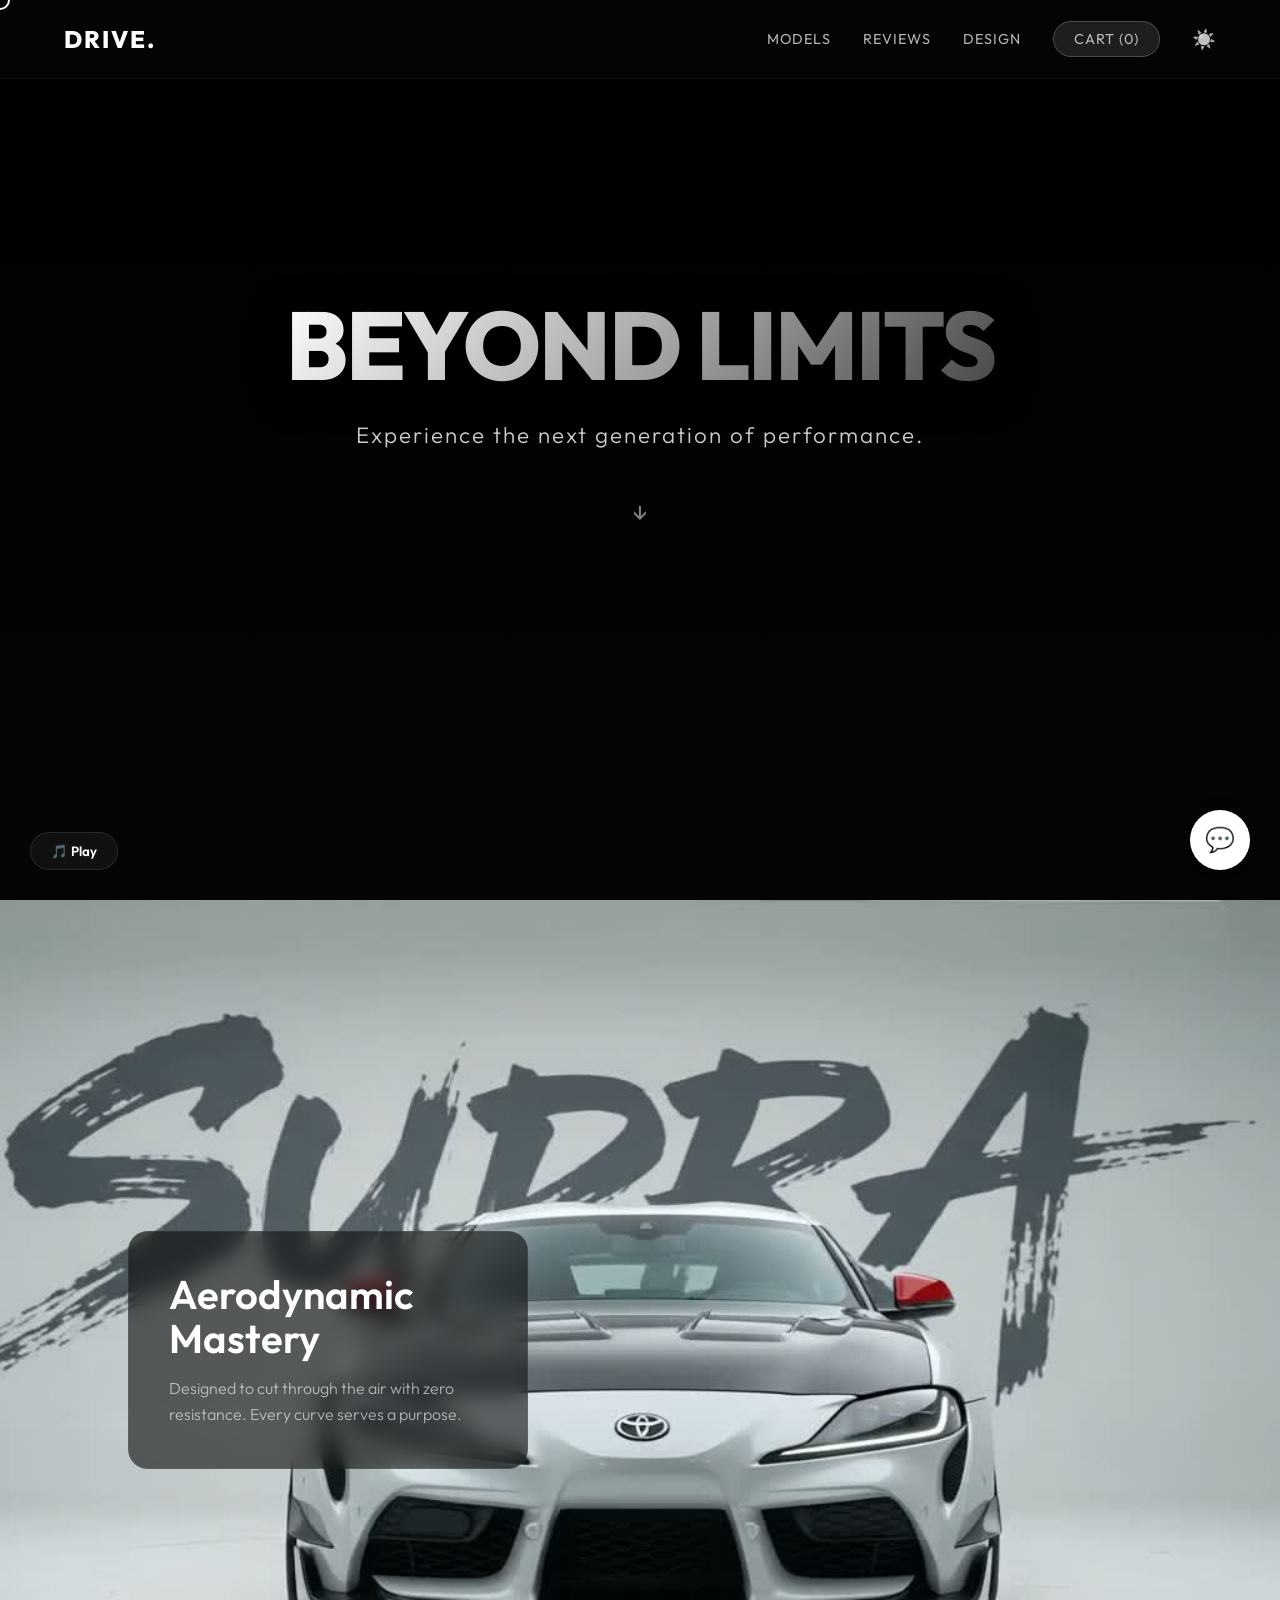
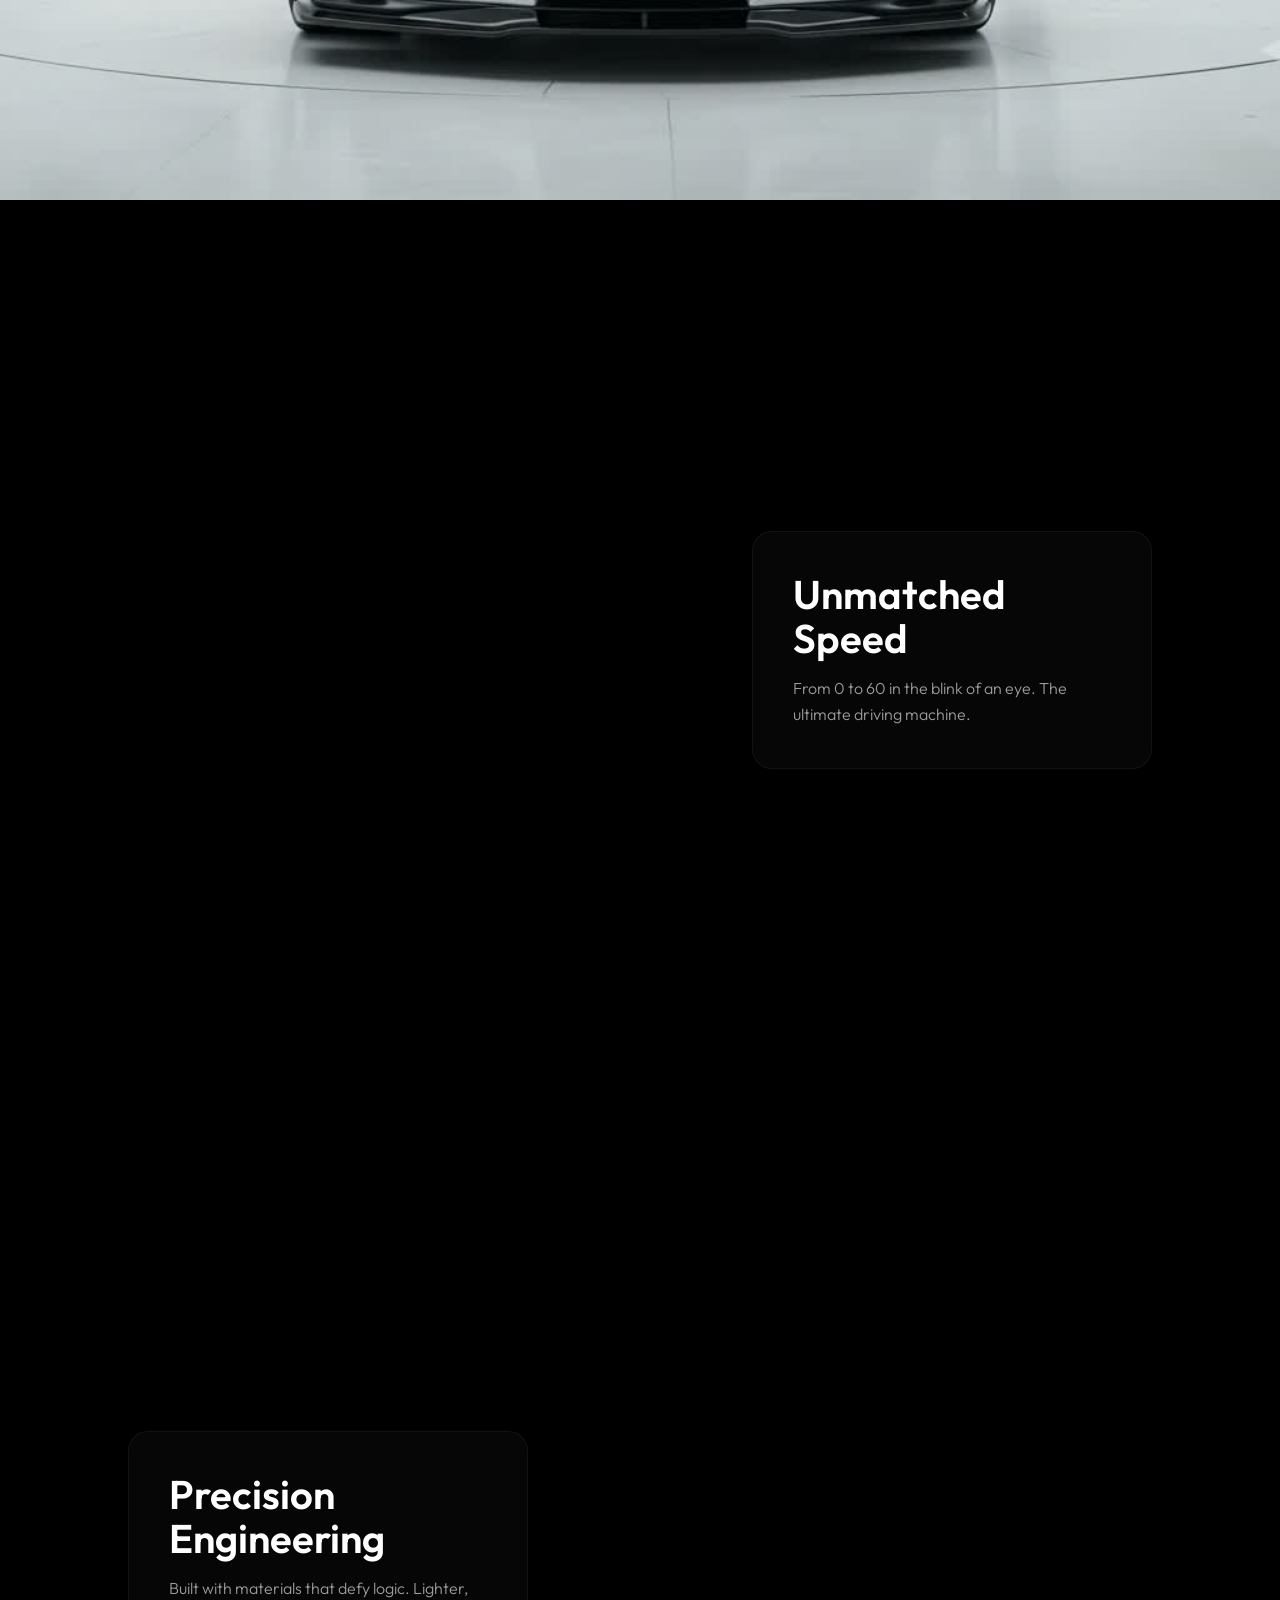
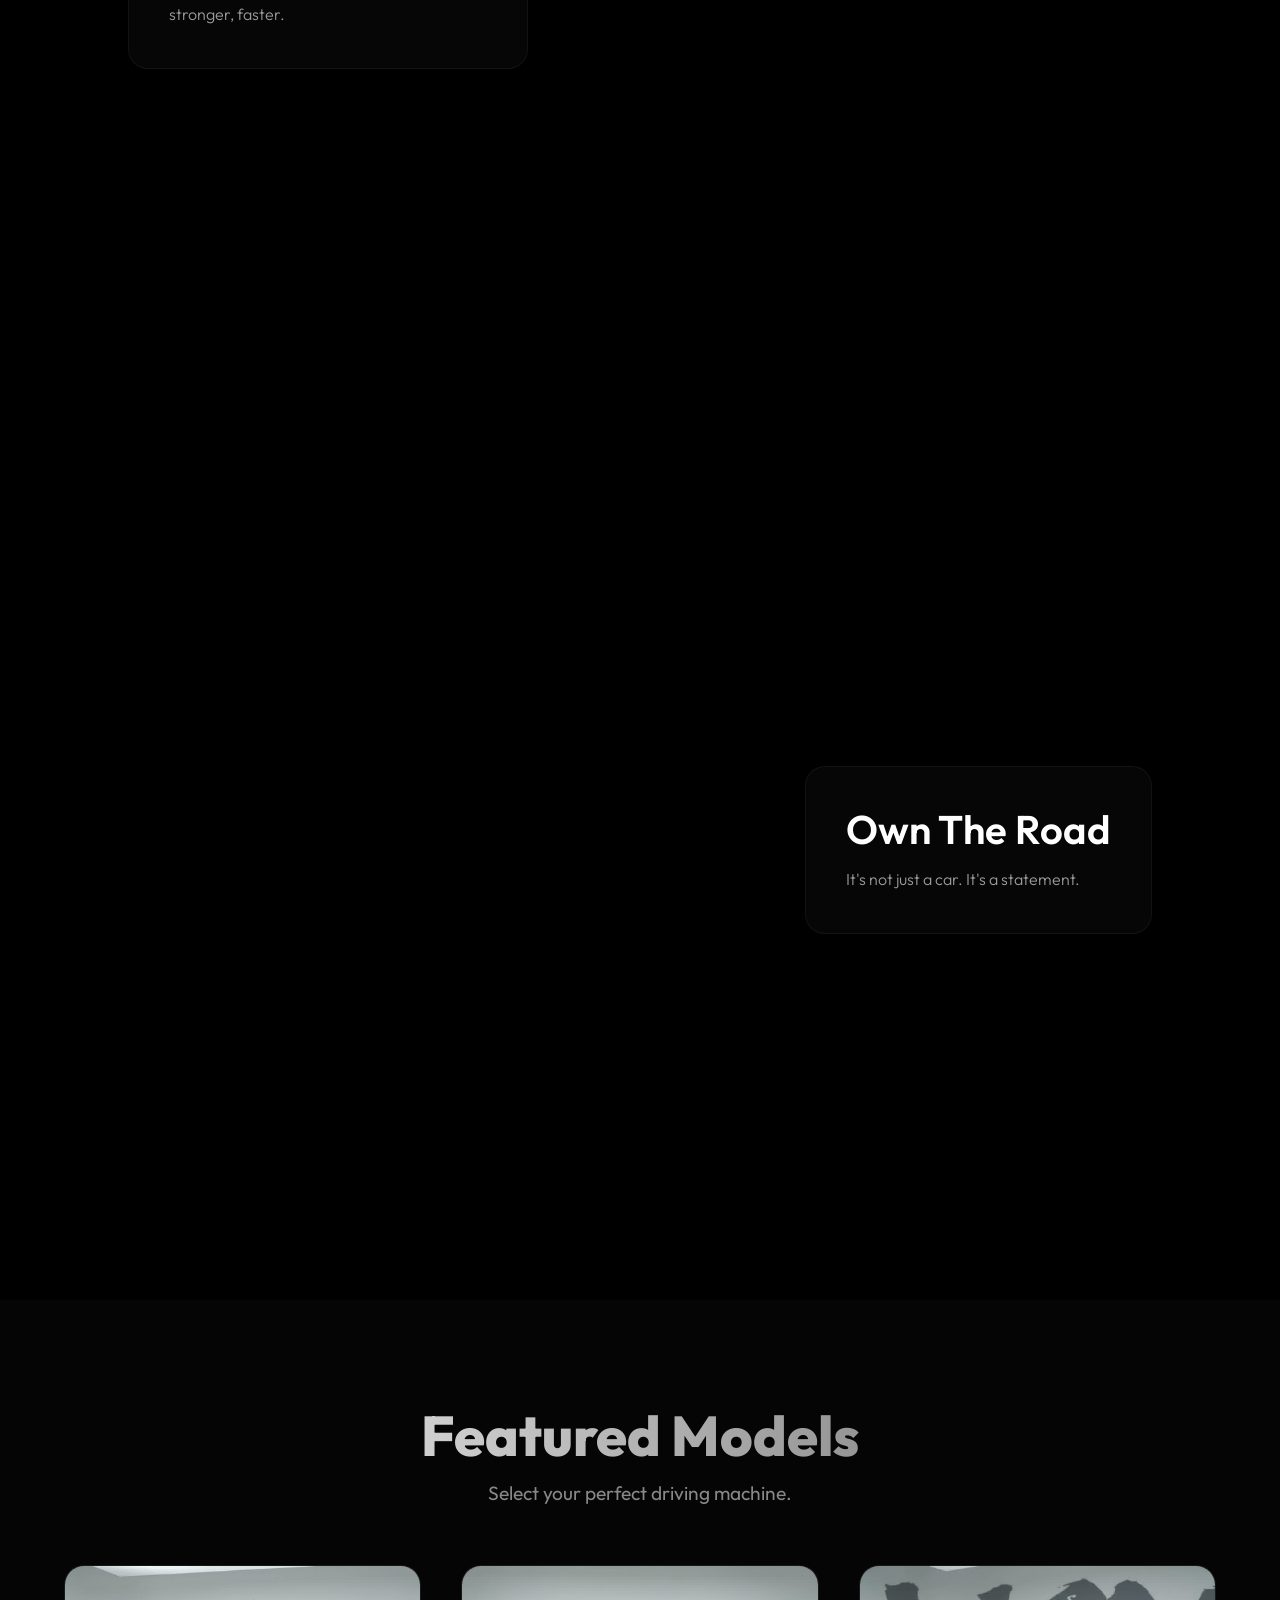
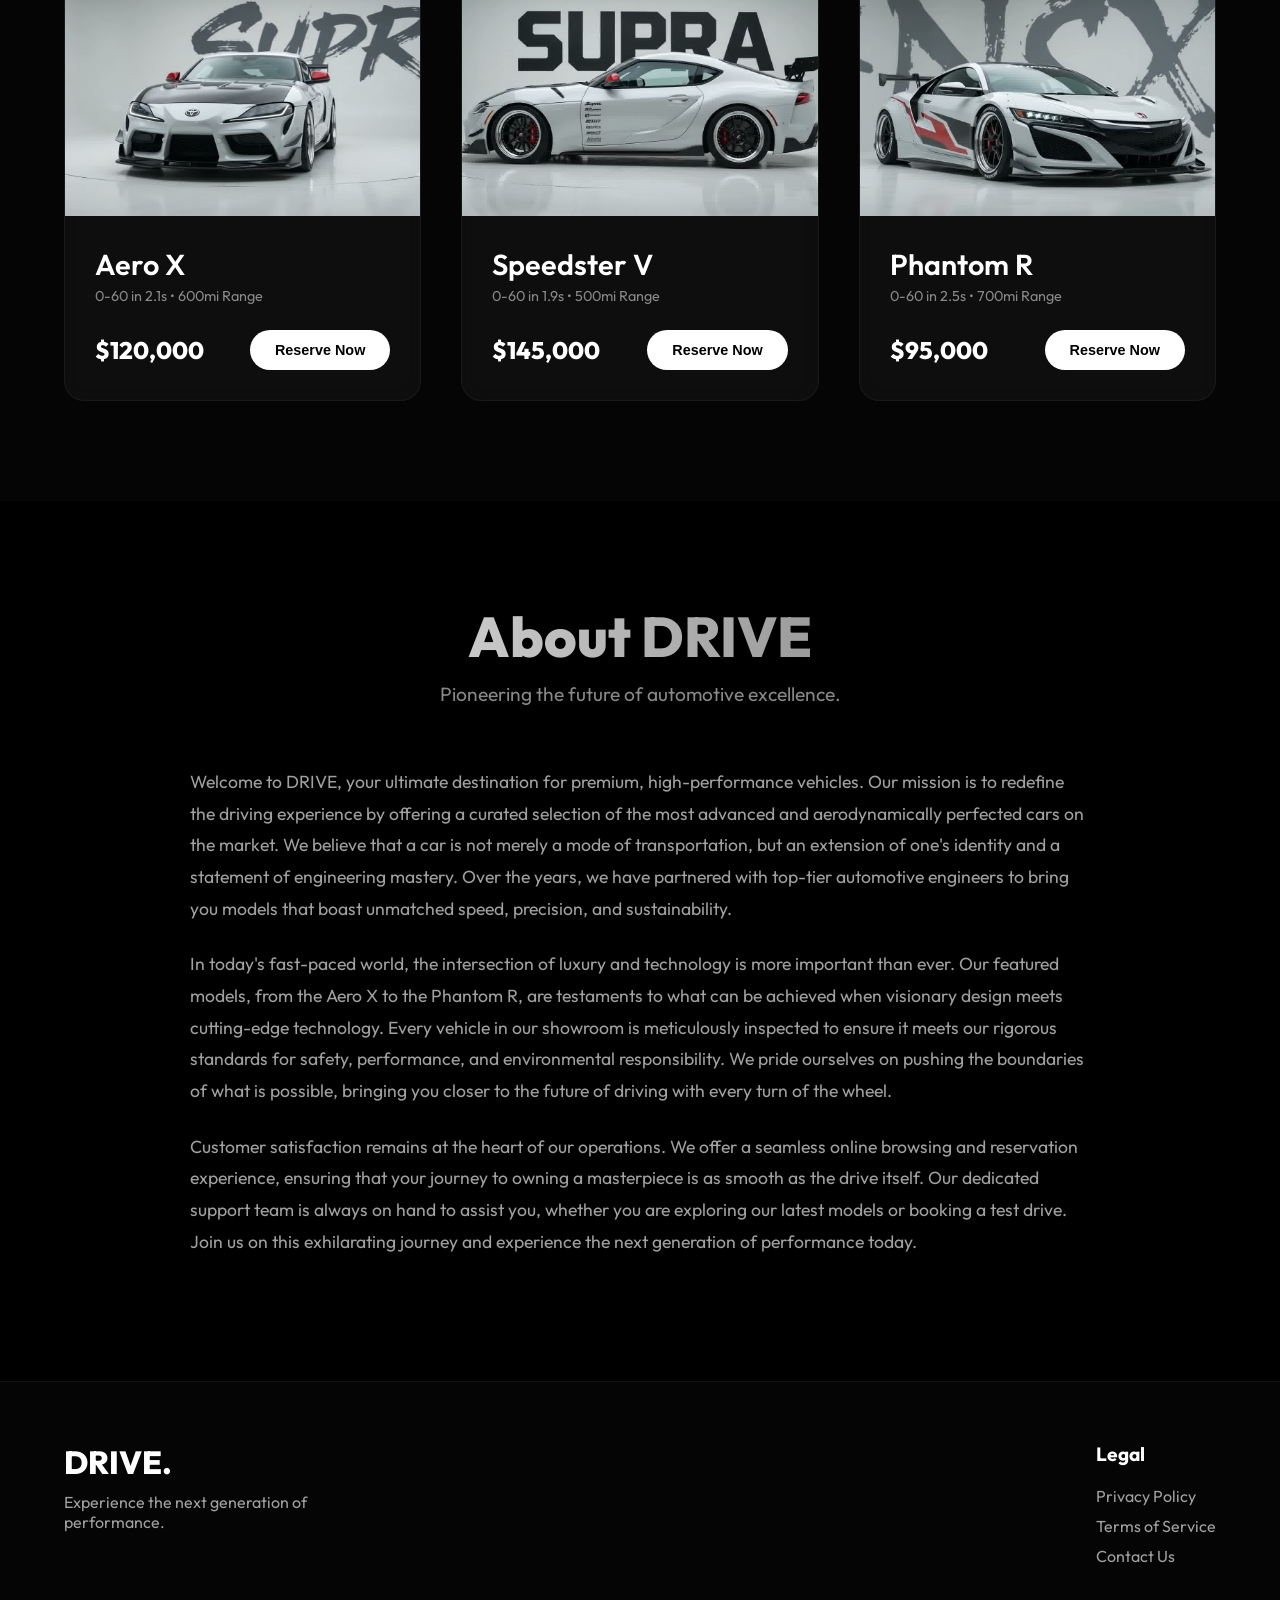
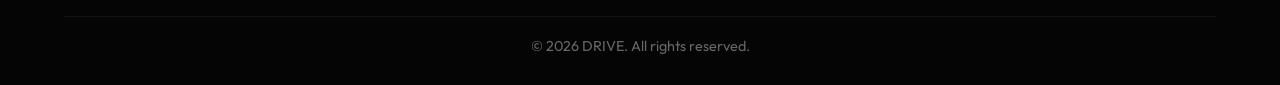
<file: index.html>
<!DOCTYPE html>
<html lang="en">
<head>
    <meta charset="UTF-8">
    <meta name="viewport" content="width=device-width, initial-scale=1.0">
    <title>Drive The Future | Premium Cars</title>
    <link rel="stylesheet" href="style.css">
    <link href="https://fonts.googleapis.com/css2?family=Outfit:wght@300;400;600;800&display=swap" rel="stylesheet">
    
    <!-- AdSense Verification Code Placeholder (Paste your code below this line) -->
    <!-- <script async src="https://pagead2.googlesyndication.com/pagead/js/adsbygoogle.js?client=ca-pub-XXXXX" crossorigin="anonymous"></script> -->
</head>
<body>
    <!-- PRELOADER -->
    <div id="preloader">
        <div class="loader-logo">DRIVE.</div>
        <div class="loader-line"></div>
    </div>

    <!-- CUSTOM CURSOR -->
    <div class="custom-cursor"></div>
    <nav>
        <div class="logo">DRIVE.</div>
        <ul class="nav-links">
            <li><a href="index.html">Models</a></li>
            <li><a href="reviews.html">Reviews</a></li>
            <li><a href="#">Design</a></li>
            <li><a href="#" class="cart-btn" id="cart-open-btn">Cart (0)</a></li>
            <li><button id="theme-toggle" class="theme-btn">☀️</button></li>
        </ul>
    </nav>

    <div class="hero">
        <video autoplay muted loop playsinline class="hero-video">
            <source src="Video Generation Request.mp4" type="video/mp4">
        </video>
        <div class="hero-overlay"></div>
        <div class="hero-content fade-up">
            <h1>Beyond Limits</h1>
            <p>Experience the next generation of performance.</p>
            <div class="scroll-indicator">↓</div>
        </div>
    </div>

    <div class="canvas-container">
        <div class="sticky-wrapper">
            <canvas id="car-sequence"></canvas>
        </div>
        
        <div class="scroll-content">
            <section class="text-section slide-up-section">
                <div class="content-block">
                    <h2>Aerodynamic Mastery</h2>
                    <p>Designed to cut through the air with zero resistance. Every curve serves a purpose.</p>
                </div>
            </section>
            
            <section class="text-section slide-down-section right-align">
                <div class="content-block">
                    <h2>Unmatched Speed</h2>
                    <p>From 0 to 60 in the blink of an eye. The ultimate driving machine.</p>
                </div>
            </section>
            
            <section class="text-section slide-up-section">
                <div class="content-block">
                    <h2>Precision Engineering</h2>
                    <p>Built with materials that defy logic. Lighter, stronger, faster.</p>
                </div>
            </section>

            <section class="text-section slide-down-section right-align" style="margin-bottom: 50vh;">
                <div class="content-block">
                    <h2>Own The Road</h2>
                    <p>It's not just a car. It's a statement.</p>
                </div>
            </section>
        </div>
    </div>

    <!-- E-Commerce Section -->
    <section class="ecommerce-section">
        <div class="section-title">
            <h2>Featured Models</h2>
            <p>Select your perfect driving machine.</p>
        </div>
        
        <div class="product-grid">
            <div class="product-card">
                <div class="product-img-wrapper">
                    <img src="images/ezgif-frame-010.jpg" alt="Aero X">
                </div>
                <div class="product-info">
                    <h3>Aero X</h3>
                    <p class="specs">0-60 in 2.1s • 600mi Range</p>
                    <div class="price-row">
                        <span class="price">$120,000</span>
                        <button class="btn-buy">Reserve Now</button>
                    </div>
                </div>
            </div>

            <div class="product-card">
                <div class="product-img-wrapper">
                    <img src="images/ezgif-frame-030.jpg" alt="Speedster V">
                </div>
                <div class="product-info">
                    <h3>Speedster V</h3>
                    <p class="specs">0-60 in 1.9s • 500mi Range</p>
                    <div class="price-row">
                        <span class="price">$145,000</span>
                        <button class="btn-buy">Reserve Now</button>
                    </div>
                </div>
            </div>

            <div class="product-card">
                <div class="product-img-wrapper">
                    <img src="images/ezgif-frame-050.jpg" alt="Phantom R">
                </div>
                <div class="product-info">
                    <h3>Phantom R</h3>
                    <p class="specs">0-60 in 2.5s • 700mi Range</p>
                    <div class="price-row">
                        <span class="price">$95,000</span>
                        <button class="btn-buy">Reserve Now</button>
                    </div>
                </div>
            </div>
        </div>
    </section>

    <!-- SLIDE-OUT CART PANEL -->
    <div class="cart-overlay" id="cart-overlay"></div>
    <div class="cart-panel" id="cart-panel">
        <div class="cart-header">
            <h2>Your Garage</h2>
            <button class="close-cart" id="close-cart">&times;</button>
        </div>
        <div class="cart-items">
            <p class="empty-cart">Your garage is currently empty.</p>
        </div>
        <div class="cart-footer">
            <button class="btn-checkout">Checkout</button>
        </div>
    </div>

    <!-- RESERVATION MODAL -->
    <div class="modal-overlay" id="reservation-modal">
        <div class="modal-content">
            <span class="close-modal">&times;</span>
            <h2>Book a Test Drive</h2>
            <form id="reservation-form">
                <input type="text" placeholder="Full Name" required>
                <input type="email" placeholder="Email Address" required>
                <input type="date" required>
                <button type="submit" class="btn-submit">Confirm Booking</button>
            </form>
        </div>
    </div>

    <!-- AUDIO ELEMENTS -->
    <audio id="engine-sound" src="https://cdn.pixabay.com/download/audio/2022/03/15/audio_73142417e0.mp3?filename=sports-car-engine-revving-101416.mp3"></audio>
    <audio id="bg-music" src="https://cdn.pixabay.com/download/audio/2022/01/18/audio_d0a13f69d2.mp3?filename=ambient-piano-ampamp-strings-10711.mp3" loop></audio>

    <div class="audio-control">
        <button id="audio-toggle">🎵 Play</button>
    </div>

    <!-- CHATBOT WIDGET -->
    <div class="chatbot-container">
        <button class="chat-toggle" id="chat-toggle">💬</button>
        <div class="chat-panel" id="chat-panel">
            <div class="chat-header">
                <h3>DRIVE Assistant</h3>
                <button id="close-chat">&times;</button>
            </div>
            <div class="chat-messages" id="chat-messages">
                <div class="msg bot">Hello! How can I help you experience the future of driving today?</div>
            </div>
            <div class="chat-input-area">
                <input type="text" id="chat-input" placeholder="Type a message...">
                <button id="send-chat">➔</button>
            </div>
        </div>
    </div>

    <!-- About Us Section for AdSense -->
    <section class="about-us-section" id="about">
        <div class="section-title">
            <h2>About DRIVE</h2>
            <p>Pioneering the future of automotive excellence.</p>
        </div>
        <div class="about-content">
            <p>Welcome to DRIVE, your ultimate destination for premium, high-performance vehicles. Our mission is to redefine the driving experience by offering a curated selection of the most advanced and aerodynamically perfected cars on the market. We believe that a car is not merely a mode of transportation, but an extension of one's identity and a statement of engineering mastery. Over the years, we have partnered with top-tier automotive engineers to bring you models that boast unmatched speed, precision, and sustainability.</p>
            
            <p>In today's fast-paced world, the intersection of luxury and technology is more important than ever. Our featured models, from the Aero X to the Phantom R, are testaments to what can be achieved when visionary design meets cutting-edge technology. Every vehicle in our showroom is meticulously inspected to ensure it meets our rigorous standards for safety, performance, and environmental responsibility. We pride ourselves on pushing the boundaries of what is possible, bringing you closer to the future of driving with every turn of the wheel.</p>
            
            <p>Customer satisfaction remains at the heart of our operations. We offer a seamless online browsing and reservation experience, ensuring that your journey to owning a masterpiece is as smooth as the drive itself. Our dedicated support team is always on hand to assist you, whether you are exploring our latest models or booking a test drive. Join us on this exhilarating journey and experience the next generation of performance today.</p>
        </div>
    </section>

    <!-- Footer with Legal Links -->
    <footer class="site-footer">
        <div class="footer-container">
            <div class="footer-brand">
                <h2>DRIVE.</h2>
                <p>Experience the next generation of performance.</p>
            </div>
            <div class="footer-links">
                <h3>Legal</h3>
                <ul>
                    <li><a href="privacy-policy.html">Privacy Policy</a></li>
                    <li><a href="terms-of-service.html">Terms of Service</a></li>
                    <li><a href="contact.html">Contact Us</a></li>
                </ul>
            </div>
        </div>
        <div class="footer-bottom">
            <p>&copy; 2026 DRIVE. All rights reserved.</p>
        </div>
    </footer>
<script async src="https://pagead2.googlesyndication.com/pagead/js/adsbygoogle.js?client=ca-pub-6832586459405949"
     crossorigin="anonymous"></script>
    <script src="script.js"></script>
</body>
</html>
</file>
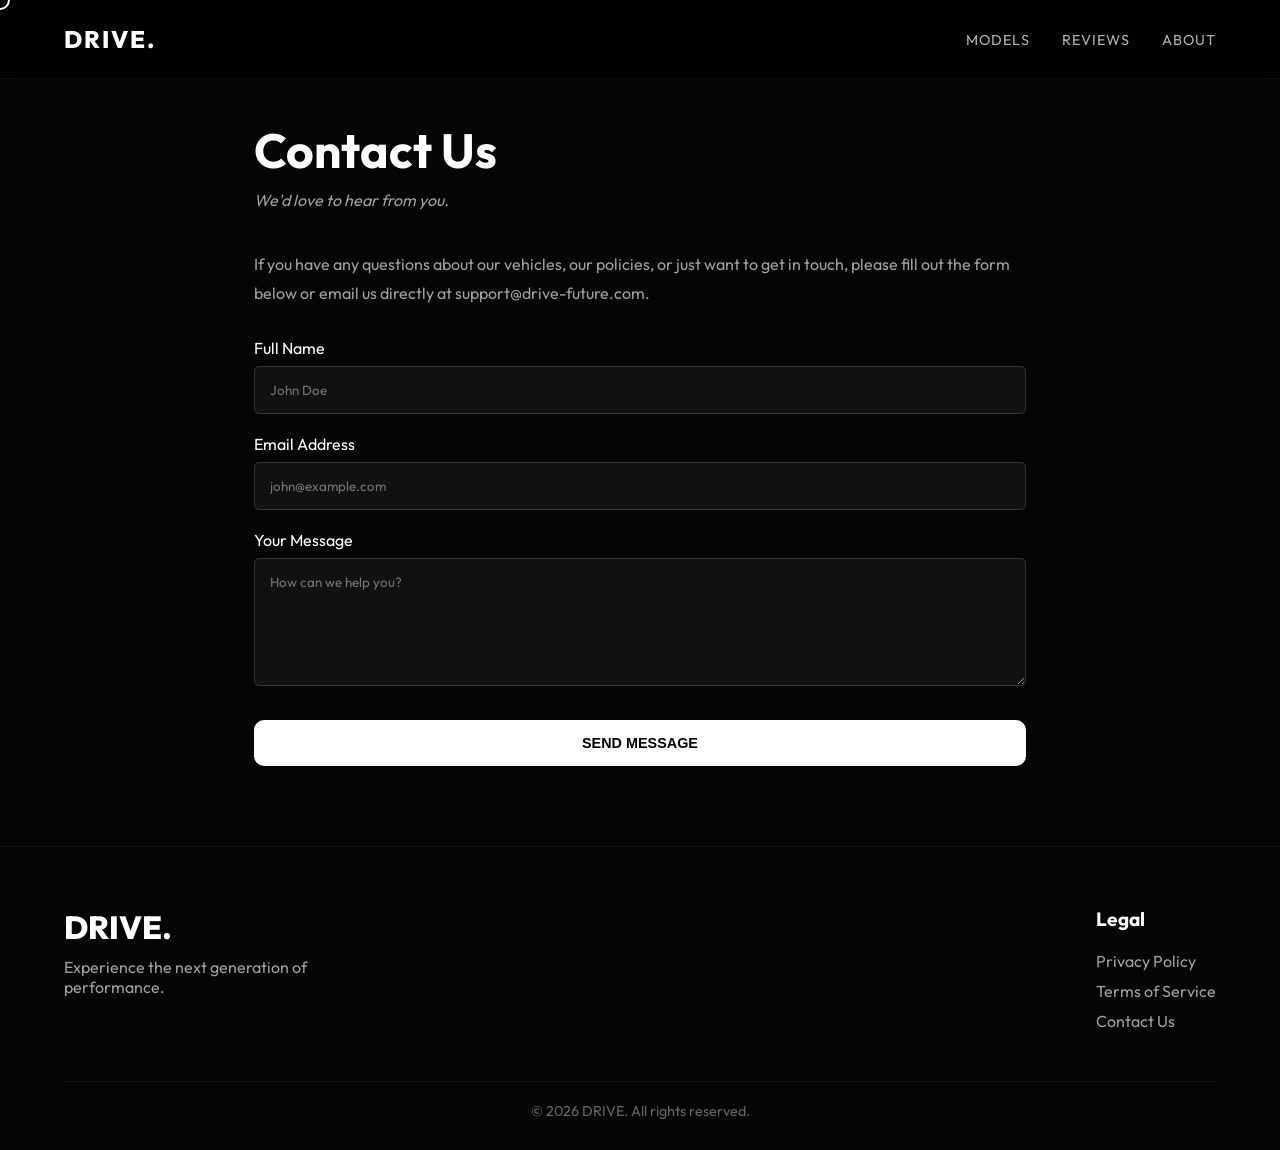
<file: contact.html>
<!DOCTYPE html>
<html lang="en">
<head>
    <meta charset="UTF-8">
    <meta name="viewport" content="width=device-width, initial-scale=1.0">
    <title>Contact Us | DRIVE</title>
    <link rel="stylesheet" href="style.css">
    <link href="https://fonts.googleapis.com/css2?family=Outfit:wght@300;400;600;800&display=swap" rel="stylesheet">
</head>
<body>
    <div class="custom-cursor"></div>
    
    <nav style="background: rgba(0,0,0,0.8); backdrop-filter: blur(10px);">
        <div class="logo">DRIVE.</div>
        <ul class="nav-links">
            <li><a href="index.html">Models</a></li>
            <li><a href="reviews.html">Reviews</a></li>
            <li><a href="index.html#about">About</a></li>
        </ul>
    </nav>

    <div class="legal-page-container">
        <h1>Contact Us</h1>
        <p class="last-updated">We'd love to hear from you.</p>

        <div class="legal-content">
            <p>If you have any questions about our vehicles, our policies, or just want to get in touch, please fill out the form below or email us directly at support@drive-future.com.</p>
            
            <form class="contact-form" onsubmit="event.preventDefault(); alert('Message sent successfully! We will get back to you soon.');">
                <div class="form-group">
                    <label for="name">Full Name</label>
                    <input type="text" id="name" required placeholder="John Doe">
                </div>
                <div class="form-group">
                    <label for="email">Email Address</label>
                    <input type="email" id="email" required placeholder="john@example.com">
                </div>
                <div class="form-group">
                    <label for="message">Your Message</label>
                    <textarea id="message" rows="6" required placeholder="How can we help you?"></textarea>
                </div>
                <button type="submit" class="btn-buy btn-submit" style="background: #fff; color: #000; font-weight: bold; padding: 15px; border: none; cursor: pointer; text-transform: uppercase;">Send Message</button>
            </form>
        </div>
    </div>

    <footer class="site-footer">
        <div class="footer-container">
            <div class="footer-brand">
                <h2>DRIVE.</h2>
                <p>Experience the next generation of performance.</p>
            </div>
            <div class="footer-links">
                <h3>Legal</h3>
                <ul>
                    <li><a href="privacy-policy.html">Privacy Policy</a></li>
                    <li><a href="terms-of-service.html">Terms of Service</a></li>
                    <li><a href="contact.html">Contact Us</a></li>
                </ul>
            </div>
        </div>
        <div class="footer-bottom">
            <p>&copy; 2026 DRIVE. All rights reserved.</p>
        </div>
    </footer>
</body>
</html>
</file>
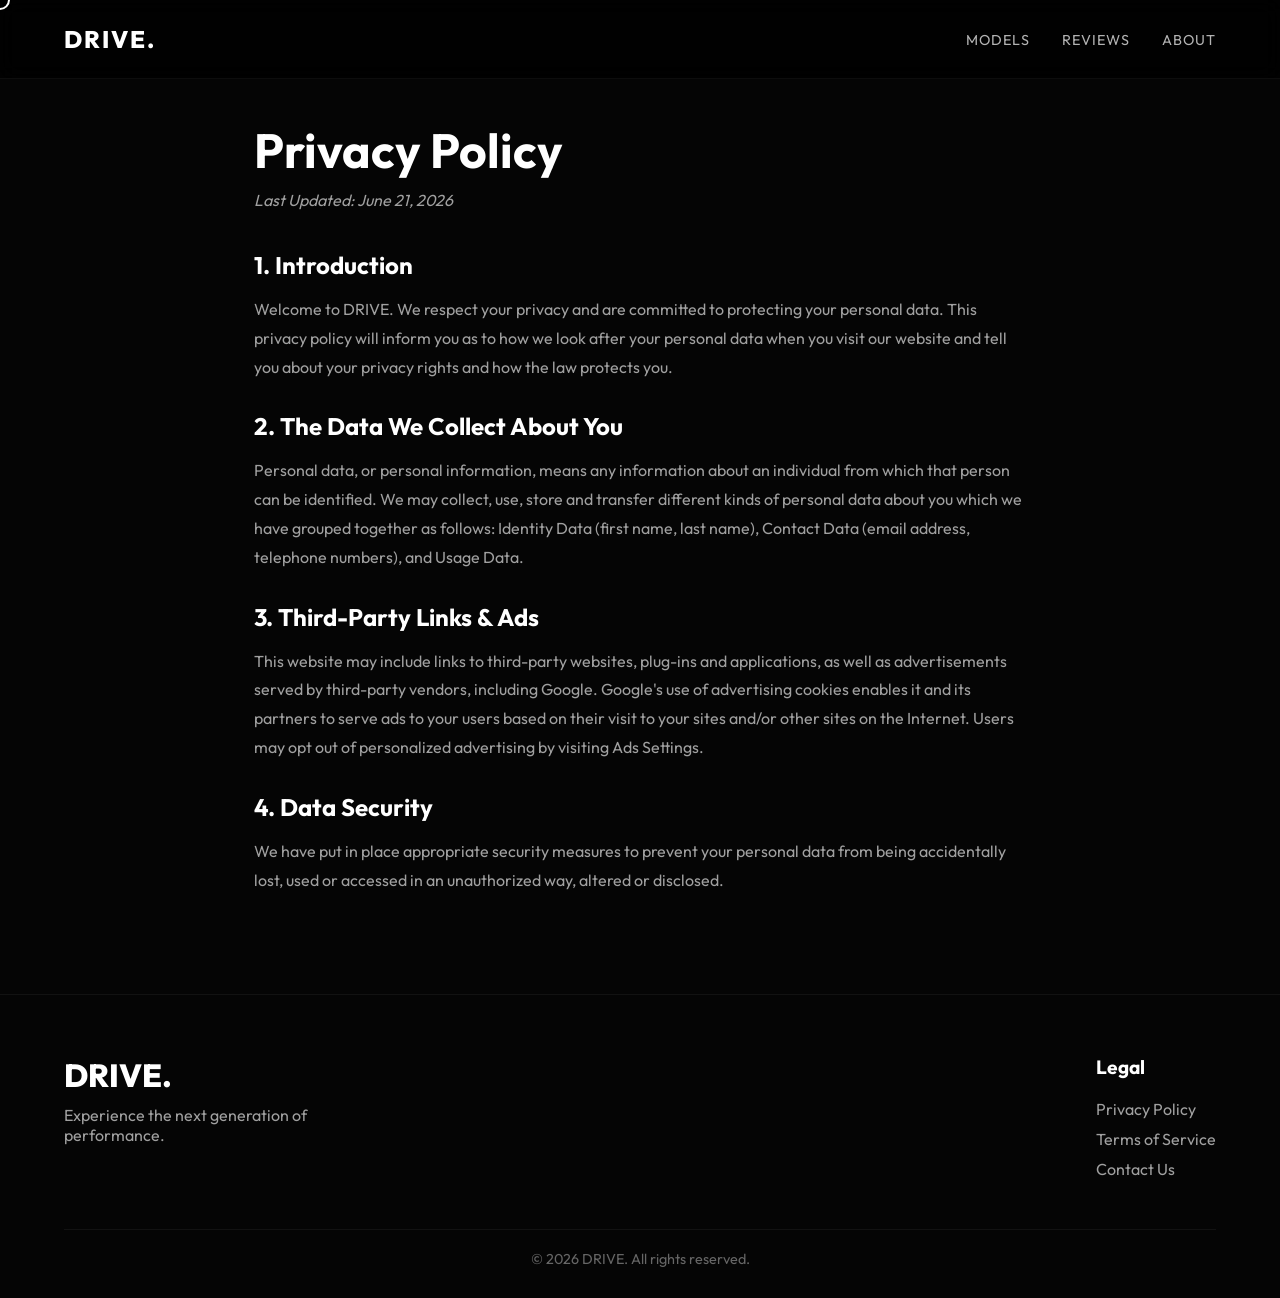
<file: privacy-policy.html>
<!DOCTYPE html>
<html lang="en">
<head>
    <meta charset="UTF-8">
    <meta name="viewport" content="width=device-width, initial-scale=1.0">
    <title>Privacy Policy | DRIVE</title>
    <link rel="stylesheet" href="style.css">
    <link href="https://fonts.googleapis.com/css2?family=Outfit:wght@300;400;600;800&display=swap" rel="stylesheet">
</head>
<body>
    <!-- CUSTOM CURSOR (Optional, but keeps theme consistent) -->
    <div class="custom-cursor"></div>
    
    <nav style="background: rgba(0,0,0,0.8); backdrop-filter: blur(10px);">
        <div class="logo">DRIVE.</div>
        <ul class="nav-links">
            <li><a href="index.html">Models</a></li>
            <li><a href="reviews.html">Reviews</a></li>
            <li><a href="index.html#about">About</a></li>
        </ul>
    </nav>

    <div class="legal-page-container">
        <h1>Privacy Policy</h1>
        <p class="last-updated">Last Updated: June 21, 2026</p>

        <div class="legal-content">
            <h3>1. Introduction</h3>
            <p>Welcome to DRIVE. We respect your privacy and are committed to protecting your personal data. This privacy policy will inform you as to how we look after your personal data when you visit our website and tell you about your privacy rights and how the law protects you.</p>

            <h3>2. The Data We Collect About You</h3>
            <p>Personal data, or personal information, means any information about an individual from which that person can be identified. We may collect, use, store and transfer different kinds of personal data about you which we have grouped together as follows: Identity Data (first name, last name), Contact Data (email address, telephone numbers), and Usage Data.</p>

            <h3>3. Third-Party Links & Ads</h3>
            <p>This website may include links to third-party websites, plug-ins and applications, as well as advertisements served by third-party vendors, including Google. Google's use of advertising cookies enables it and its partners to serve ads to your users based on their visit to your sites and/or other sites on the Internet. Users may opt out of personalized advertising by visiting Ads Settings.</p>

            <h3>4. Data Security</h3>
            <p>We have put in place appropriate security measures to prevent your personal data from being accidentally lost, used or accessed in an unauthorized way, altered or disclosed.</p>
        </div>
    </div>

    <footer class="site-footer">
        <div class="footer-container">
            <div class="footer-brand">
                <h2>DRIVE.</h2>
                <p>Experience the next generation of performance.</p>
            </div>
            <div class="footer-links">
                <h3>Legal</h3>
                <ul>
                    <li><a href="privacy-policy.html">Privacy Policy</a></li>
                    <li><a href="terms-of-service.html">Terms of Service</a></li>
                    <li><a href="contact.html">Contact Us</a></li>
                </ul>
            </div>
        </div>
        <div class="footer-bottom">
            <p>&copy; 2026 DRIVE. All rights reserved.</p>
        </div>
    </footer>
</body>
</html>
</file>
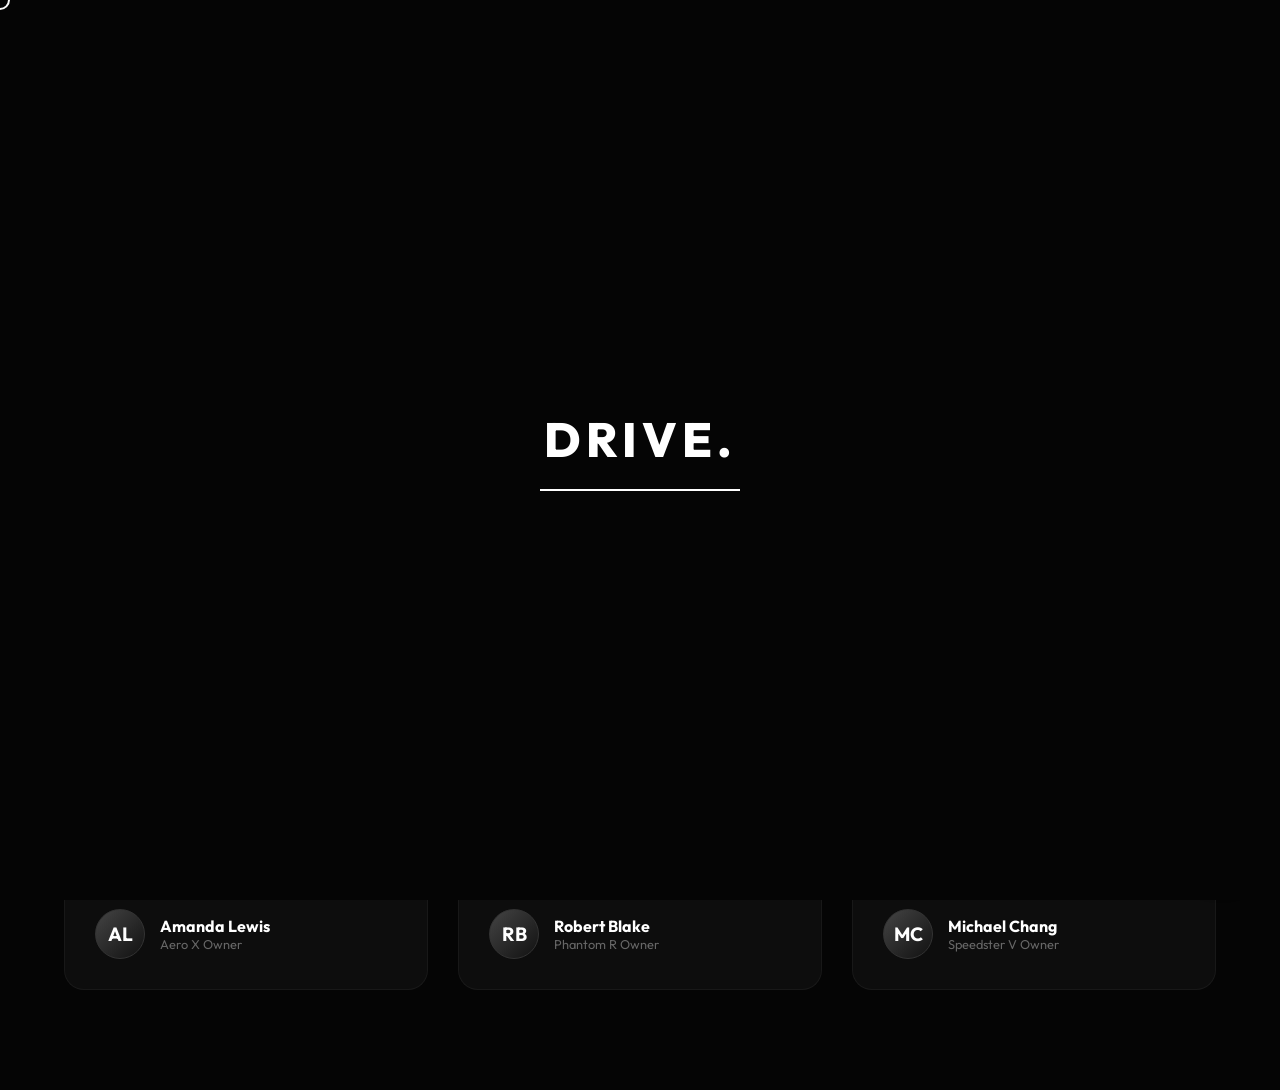
<file: reviews.html>
<!DOCTYPE html>
<html lang="en">
<head>
    <meta charset="UTF-8">
    <meta name="viewport" content="width=device-width, initial-scale=1.0">
    <title>Reviews | Premium Cars</title>
    <link rel="stylesheet" href="style.css">
    <link href="https://fonts.googleapis.com/css2?family=Outfit:wght@300;400;600;800&display=swap" rel="stylesheet">
</head>
<body>
    <!-- PRELOADER -->
    <div id="preloader">
        <div class="loader-logo">DRIVE.</div>
        <div class="loader-line"></div>
    </div>

    <!-- CUSTOM CURSOR -->
    <div class="custom-cursor"></div>
    <nav>
        <div class="logo">DRIVE.</div>
        <ul class="nav-links">
            <li><a href="index.html">Models</a></li>
            <li><a href="reviews.html">Reviews</a></li>
            <li><a href="#">Design</a></li>
            <li><a href="#" class="cart-btn" id="cart-open-btn">Cart (0)</a></li>
            <li><button id="theme-toggle" class="theme-btn">☀️</button></li>
        </ul>
    </nav>

    <div class="reviews-header section-title fade-up">
        <h2>Client Experiences</h2>
        <p>Don't just take our word for it. Hear from those who drive the future.</p>
    </div>

    <div class="reviews-grid">
        <!-- Review 1 -->
        <div class="review-card fade-up">
            <div class="stars">★★★★★</div>
            <p class="review-text">"The Aero X is not just a car, it's a masterpiece. The acceleration is mind-blowing and the design turns heads everywhere I go. Absolutely flawless experience."</p>
            <div class="reviewer">
                <div class="avatar">JM</div>
                <div class="reviewer-info">
                    <h4>James Miller</h4>
                    <p>Aero X Owner</p>
                </div>
            </div>
        </div>

        <!-- Review 2 -->
        <div class="review-card fade-up">
            <div class="stars">★★★★★</div>
            <p class="review-text">"I've owned luxury vehicles for 20 years, but the Phantom R takes it to another level. The build quality and the silent, powerful engine make every commute a joy."</p>
            <div class="reviewer">
                <div class="avatar">SK</div>
                <div class="reviewer-info">
                    <h4>Sarah Kensington</h4>
                    <p>Phantom R Owner</p>
                </div>
            </div>
        </div>

        <!-- Review 3 -->
        <div class="review-card fade-up">
            <div class="stars">★★★★★</div>
            <p class="review-text">"The customer service was as premium as the car itself. The delivery process was smooth, and driving the Speedster V is an absolute adrenaline rush."</p>
            <div class="reviewer">
                <div class="avatar">DT</div>
                <div class="reviewer-info">
                    <h4>David Thompson</h4>
                    <p>Speedster V Owner</p>
                </div>
            </div>
        </div>

        <!-- Review 4 -->
        <div class="review-card fade-up">
            <div class="stars">★★★★★</div>
            <p class="review-text">"Exquisite attention to detail. Every material used in the cabin feels expensive and durable. It truly feels like driving a spaceship on the road."</p>
            <div class="reviewer">
                <div class="avatar">AL</div>
                <div class="reviewer-info">
                    <h4>Amanda Lewis</h4>
                    <p>Aero X Owner</p>
                </div>
            </div>
        </div>
        
        <!-- Review 5 -->
        <div class="review-card fade-up">
            <div class="stars">★★★★★</div>
            <p class="review-text">"Nothing compares to the tech inside. The autonomous driving features are incredibly reliable. Worth every single penny."</p>
            <div class="reviewer">
                <div class="avatar">RB</div>
                <div class="reviewer-info">
                    <h4>Robert Blake</h4>
                    <p>Phantom R Owner</p>
                </div>
            </div>
        </div>

        <!-- Review 6 -->
        <div class="review-card fade-up">
            <div class="stars">★★★★★</div>
            <p class="review-text">"If you want to own the road, this is it. The aerodynamic design isn't just for show; the efficiency is off the charts for a performance vehicle."</p>
            <div class="reviewer">
                <div class="avatar">MC</div>
                <div class="reviewer-info">
                    <h4>Michael Chang</h4>
                    <p>Speedster V Owner</p>
                </div>
            </div>
        </div>
    </div>

    <!-- AUDIO ELEMENTS -->
    <audio id="engine-sound" src="https://cdn.pixabay.com/download/audio/2022/03/15/audio_73142417e0.mp3?filename=sports-car-engine-revving-101416.mp3"></audio>
    <audio id="bg-music" src="https://cdn.pixabay.com/download/audio/2022/01/18/audio_d0a13f69d2.mp3?filename=ambient-piano-ampamp-strings-10711.mp3" loop></audio>

    <div class="audio-control">
        <button id="audio-toggle">🎵 Play</button>
    </div>

    <!-- CHATBOT WIDGET -->
    <div class="chatbot-container">
        <button class="chat-toggle" id="chat-toggle">💬</button>
        <div class="chat-panel" id="chat-panel">
            <div class="chat-header">
                <h3>DRIVE Assistant</h3>
                <button id="close-chat">&times;</button>
            </div>
            <div class="chat-messages" id="chat-messages">
                <div class="msg bot">Hello! How can I help you experience the future of driving today?</div>
            </div>
            <div class="chat-input-area">
                <input type="text" id="chat-input" placeholder="Type a message...">
                <button id="send-chat">➔</button>
            </div>
        </div>
    </div>

    <script src="script.js"></script>
</body>
</html>
</file>
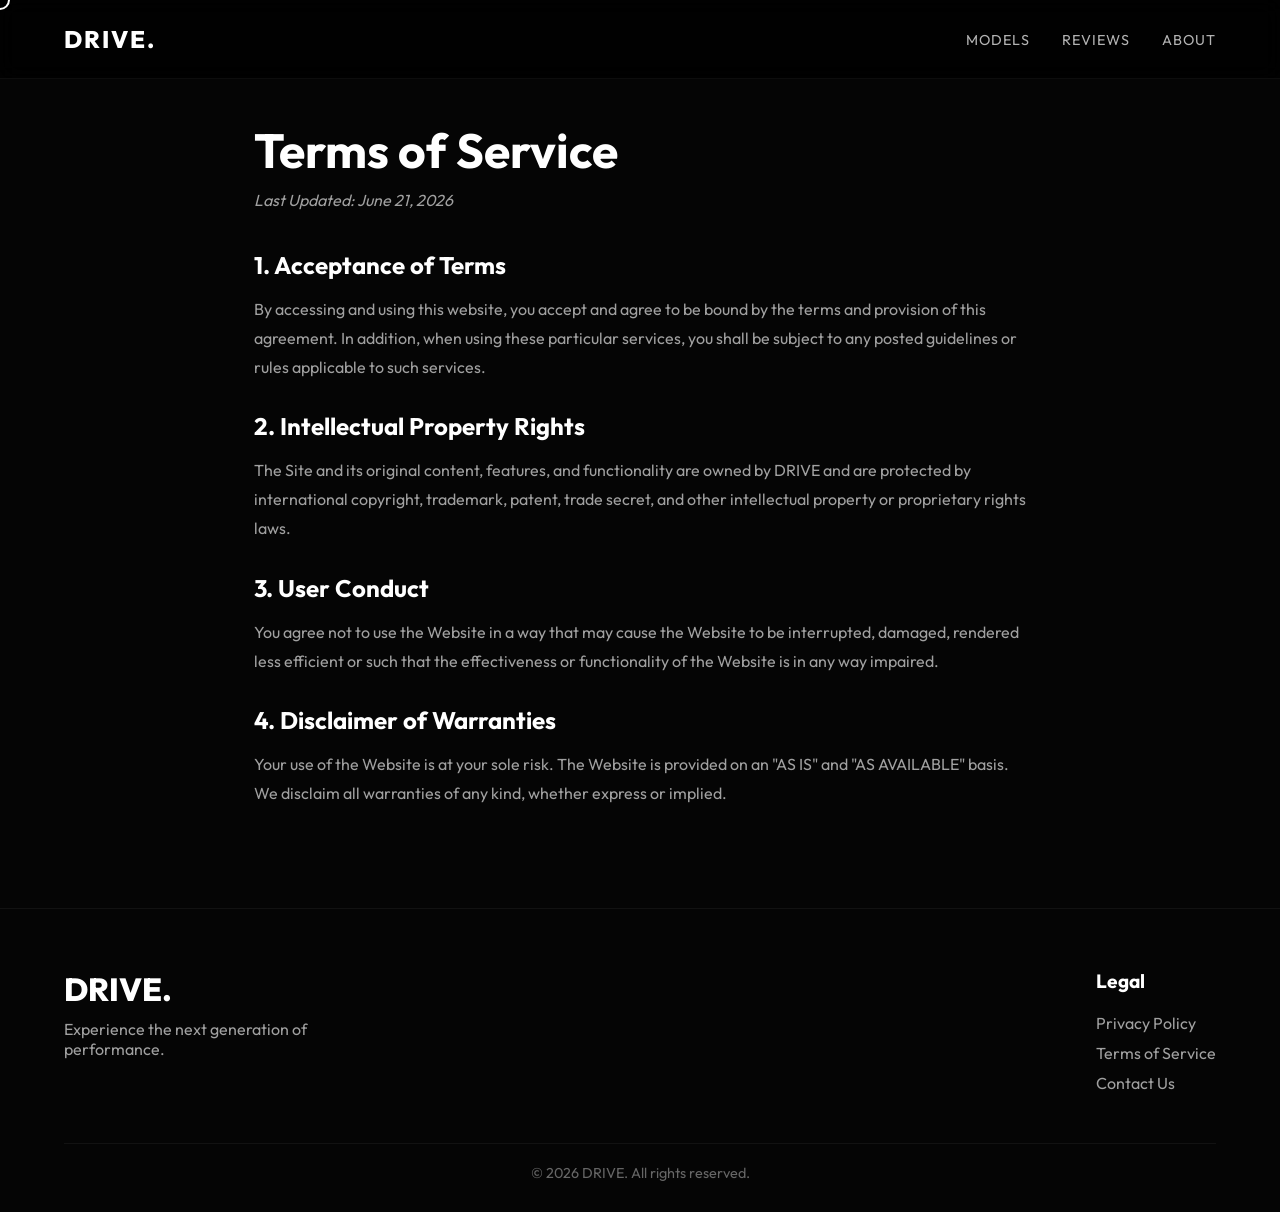
<file: terms-of-service.html>
<!DOCTYPE html>
<html lang="en">
<head>
    <meta charset="UTF-8">
    <meta name="viewport" content="width=device-width, initial-scale=1.0">
    <title>Terms of Service | DRIVE</title>
    <link rel="stylesheet" href="style.css">
    <link href="https://fonts.googleapis.com/css2?family=Outfit:wght@300;400;600;800&display=swap" rel="stylesheet">
</head>
<body>
    <div class="custom-cursor"></div>
    
    <nav style="background: rgba(0,0,0,0.8); backdrop-filter: blur(10px);">
        <div class="logo">DRIVE.</div>
        <ul class="nav-links">
            <li><a href="index.html">Models</a></li>
            <li><a href="reviews.html">Reviews</a></li>
            <li><a href="index.html#about">About</a></li>
        </ul>
    </nav>

    <div class="legal-page-container">
        <h1>Terms of Service</h1>
        <p class="last-updated">Last Updated: June 21, 2026</p>

        <div class="legal-content">
            <h3>1. Acceptance of Terms</h3>
            <p>By accessing and using this website, you accept and agree to be bound by the terms and provision of this agreement. In addition, when using these particular services, you shall be subject to any posted guidelines or rules applicable to such services.</p>

            <h3>2. Intellectual Property Rights</h3>
            <p>The Site and its original content, features, and functionality are owned by DRIVE and are protected by international copyright, trademark, patent, trade secret, and other intellectual property or proprietary rights laws.</p>

            <h3>3. User Conduct</h3>
            <p>You agree not to use the Website in a way that may cause the Website to be interrupted, damaged, rendered less efficient or such that the effectiveness or functionality of the Website is in any way impaired.</p>

            <h3>4. Disclaimer of Warranties</h3>
            <p>Your use of the Website is at your sole risk. The Website is provided on an "AS IS" and "AS AVAILABLE" basis. We disclaim all warranties of any kind, whether express or implied.</p>
        </div>
    </div>

    <footer class="site-footer">
        <div class="footer-container">
            <div class="footer-brand">
                <h2>DRIVE.</h2>
                <p>Experience the next generation of performance.</p>
            </div>
            <div class="footer-links">
                <h3>Legal</h3>
                <ul>
                    <li><a href="privacy-policy.html">Privacy Policy</a></li>
                    <li><a href="terms-of-service.html">Terms of Service</a></li>
                    <li><a href="contact.html">Contact Us</a></li>
                </ul>
            </div>
        </div>
        <div class="footer-bottom">
            <p>&copy; 2026 DRIVE. All rights reserved.</p>
        </div>
    </footer>
</body>
</html>
</file>
<file: style.css>
* {
    margin: 0;
    padding: 0;
    box-sizing: border-box;
}

body {
    background-color: #050505;
    color: #ffffff;
    font-family: 'Outfit', sans-serif;
    overflow-x: hidden;
}

::-webkit-scrollbar {
    width: 8px;
}

::-webkit-scrollbar-track {
    background: #050505; 
}
 
::-webkit-scrollbar-thumb {
    background: #333; 
    border-radius: 4px;
}

::-webkit-scrollbar-thumb:hover {
    background: #555; 
}

/* Navbar */
nav {
    display: flex;
    justify-content: space-between;
    align-items: center;
    padding: 1.5rem 5%;
    position: fixed;
    width: 100%;
    z-index: 100;
    background: rgba(10, 10, 10, 0.4);
    backdrop-filter: blur(20px);
    -webkit-backdrop-filter: blur(20px);
    border-bottom: 1px solid rgba(255, 255, 255, 0.05);
    transition: all 0.3s ease;
}

.logo {
    font-size: 1.5rem;
    font-weight: 800;
    letter-spacing: 2px;
}

.nav-links {
    list-style: none;
    display: flex;
    gap: 2rem;
}

.nav-links a {
    color: rgba(255, 255, 255, 0.7);
    text-decoration: none;
    font-size: 0.9rem;
    font-weight: 400;
    text-transform: uppercase;
    letter-spacing: 1px;
    transition: color 0.3s ease;
}

.nav-links a:hover {
    color: #fff;
}

/* Hero Section */
.hero {
    height: 100vh;
    display: flex;
    flex-direction: column;
    justify-content: center;
    align-items: center;
    position: relative;
    background-color: #000;
    overflow: hidden;
}

.hero-video {
    position: absolute;
    top: 0;
    left: 0;
    width: 100%;
    height: 100%;
    object-fit: cover;
    z-index: 1;
    filter: brightness(0.8) contrast(1.1);
}

.hero-overlay {
    position: absolute;
    top: 0;
    left: 0;
    width: 100%;
    height: 100%;
    background: linear-gradient(180deg, rgba(0,0,0,0.1) 0%, rgba(5,5,5,1) 100%);
    z-index: 2;
}

.hero-content {
    text-align: center;
    margin-top: -10vh;
    z-index: 3;
    position: relative;
}

.hero-content h1 {
    font-size: 6rem;
    font-weight: 800;
    letter-spacing: -2px;
    margin-bottom: 1rem;
    text-transform: uppercase;
    background: linear-gradient(135deg, #ffffff 0%, #aaaaaa 50%, #444444 100%);
    -webkit-background-clip: text;
    -webkit-text-fill-color: transparent;
    filter: drop-shadow(0px 10px 20px rgba(0,0,0,0.5));
}

.hero-content p {
    font-size: 1.4rem;
    color: rgba(255, 255, 255, 0.8);
    font-weight: 300;
    letter-spacing: 2px;
}

.scroll-indicator {
    margin-top: 3rem;
    font-size: 1.5rem;
    color: rgba(255, 255, 255, 0.5);
    animation: bounce 2s infinite;
}

@keyframes bounce {
    0%, 20%, 50%, 80%, 100% {
        transform: translateY(0);
    }
    40% {
        transform: translateY(10px);
    }
    60% {
        transform: translateY(5px);
    }
}

/* Canvas Container */
.canvas-container {
    position: relative;
    height: 400vh; /* Determines how long the scroll animation lasts */
    background-color: #000;
}

.sticky-wrapper {
    position: sticky;
    top: 0;
    height: 100vh;
    width: 100vw;
    display: flex;
    justify-content: center;
    align-items: center;
    overflow: hidden;
}

canvas {
    max-width: 100%;
    max-height: 100vh;
    object-fit: contain;
    /* Adding a subtle glow effect to the car */
    filter: drop-shadow(0 0 20px rgba(255,255,255,0.05));
}

/* Scroll Text Content */
.scroll-content {
    position: absolute;
    top: 0;
    left: 0;
    width: 100%;
    height: 100%;
    pointer-events: none; /* Let clicks pass through to canvas if needed */
}

.text-section {
    height: 100vh;
    display: flex;
    align-items: center;
    padding: 0 10%;
    /* Keep it positioned properly within the scroll height */
}

.text-section.right-align {
    justify-content: flex-end;
}

.content-block {
    max-width: 400px;
    background: rgba(10, 10, 10, 0.6);
    backdrop-filter: blur(10px);
    -webkit-backdrop-filter: blur(10px);
    padding: 2.5rem;
    border-radius: 20px;
    border: 1px solid rgba(255, 255, 255, 0.05);
    pointer-events: auto; /* Re-enable pointer events for the text boxes */
    opacity: 0;
    transform: translateY(50px);
    transition: all 1s cubic-bezier(0.16, 1, 0.3, 1);
}

.content-block h2 {
    font-size: 2.5rem;
    font-weight: 600;
    margin-bottom: 1rem;
    line-height: 1.1;
}

.content-block p {
    font-size: 1rem;
    color: rgba(255, 255, 255, 0.6);
    line-height: 1.6;
    font-weight: 300;
}

/* Animations Triggered by JS */
.slide-up-section.visible .content-block {
    opacity: 1;
    transform: translateY(0);
}

.slide-down-section .content-block {
    transform: translateY(-50px);
}

.slide-down-section.visible .content-block {
    opacity: 1;
    transform: translateY(0);
}

/* Initial load animation */
.fade-up {
    animation: fadeUpAnim 1.5s cubic-bezier(0.16, 1, 0.3, 1) forwards;
}

@keyframes fadeUpAnim {
    from {
        opacity: 0;
        transform: translateY(30px);
    }
    to {
        opacity: 1;
        transform: translateY(0);
    }
}

/* E-Commerce Section */
.ecommerce-section {
    padding: 100px 5%;
    background-color: #050505;
    position: relative;
    z-index: 10;
}

.section-title {
    text-align: center;
    margin-bottom: 60px;
}

.section-title h2 {
    font-size: 3.5rem;
    font-weight: 800;
    margin-bottom: 10px;
    background: linear-gradient(90deg, #fff, #666);
    -webkit-background-clip: text;
    -webkit-text-fill-color: transparent;
}

.section-title p {
    color: #888;
    font-size: 1.2rem;
}

.product-grid {
    display: grid;
    grid-template-columns: repeat(auto-fit, minmax(300px, 1fr));
    gap: 40px;
}

.product-card {
    background: rgba(20, 20, 20, 0.6);
    border: 1px solid rgba(255, 255, 255, 0.05);
    border-radius: 20px;
    overflow: hidden;
    transition: transform 0.4s ease, box-shadow 0.4s ease;
    backdrop-filter: blur(10px);
}

.product-card:hover {
    transform: translateY(-10px);
    box-shadow: 0 20px 40px rgba(0,0,0,0.8);
    border: 1px solid rgba(255, 255, 255, 0.1);
}

.product-img-wrapper {
    width: 100%;
    height: 250px;
    overflow: hidden;
}

.product-img-wrapper img {
    width: 100%;
    height: 100%;
    object-fit: cover;
    transition: transform 0.6s ease;
}

.product-card:hover .product-img-wrapper img {
    transform: scale(1.05);
}

.product-info {
    padding: 30px;
}

.product-info h3 {
    font-size: 1.8rem;
    margin-bottom: 5px;
    font-weight: 600;
}

.specs {
    color: #888;
    font-size: 0.9rem;
    margin-bottom: 25px;
}

.price-row {
    display: flex;
    justify-content: space-between;
    align-items: center;
}

.price {
    font-size: 1.5rem;
    font-weight: 800;
    color: #fff;
}

.btn-buy {
    padding: 12px 25px;
    background: #fff;
    color: #000;
    border: none;
    border-radius: 30px;
    font-weight: 600;
    font-size: 0.9rem;
    cursor: pointer;
    transition: all 0.3s ease;
}

.btn-buy:hover {
    background: #aaa;
    transform: scale(1.05);
}

.cart-btn {
    background: rgba(255,255,255,0.1);
    padding: 8px 20px;
    border-radius: 20px;
    border: 1px solid rgba(255,255,255,0.2);
}
.cart-btn:hover {
    background: rgba(255,255,255,0.2);
    color: #fff !important;
}

/* Reviews Page Styles */
.reviews-header {
    padding: 150px 5% 50px;
    text-align: center;
    background: linear-gradient(180deg, #0a0a0a 0%, #050505 100%);
}

.reviews-grid {
    display: grid;
    grid-template-columns: repeat(auto-fit, minmax(300px, 1fr));
    gap: 30px;
    padding: 0 5% 100px;
}

.review-card {
    background: rgba(15, 15, 15, 0.8);
    border: 1px solid rgba(255, 255, 255, 0.05);
    border-radius: 20px;
    padding: 30px;
    transition: transform 0.3s ease;
}

.review-card:hover {
    transform: translateY(-5px);
    border-color: rgba(255,255,255,0.1);
}

.stars {
    color: #ffd700;
    margin-bottom: 15px;
    font-size: 1.2rem;
    letter-spacing: 2px;
}

.review-text {
    font-size: 1.1rem;
    color: #ccc;
    line-height: 1.6;
    margin-bottom: 20px;
    font-style: italic;
}

.reviewer {
    display: flex;
    align-items: center;
    gap: 15px;
}

.avatar {
    width: 50px;
    height: 50px;
    border-radius: 50%;
    background: linear-gradient(135deg, #444, #111);
    display: flex;
    align-items: center;
    justify-content: center;
    font-weight: bold;
    color: #fff;
    font-size: 1.2rem;
    border: 1px solid #333;
}

.reviewer-info h4 {
    margin: 0;
    font-size: 1rem;
}

.reviewer-info p {
    margin: 0;
    font-size: 0.8rem;
    color: #666;
}

/* --- ADVANCED FEATURES --- */

/* Preloader */
#preloader {
    position: fixed;
    top: 0; left: 0;
    width: 100vw; height: 100vh;
    background: #050505;
    z-index: 9999;
    display: flex;
    flex-direction: column;
    justify-content: center;
    align-items: center;
    transition: opacity 0.8s ease, visibility 0.8s ease;
}
.loader-logo {
    font-size: 3rem;
    font-weight: 800;
    color: #fff;
    letter-spacing: 5px;
    margin-bottom: 20px;
    animation: pulse 1.5s infinite alternate;
}
.loader-line {
    width: 0;
    height: 2px;
    background: #fff;
    animation: loadLine 2s forwards;
}
@keyframes pulse {
    0% { opacity: 0.5; transform: scale(0.95); }
    100% { opacity: 1; transform: scale(1.05); }
}
@keyframes loadLine {
    0% { width: 0; }
    100% { width: 200px; }
}

/* Custom Cursor */
.custom-cursor {
    position: fixed;
    top: 0; left: 0;
    width: 20px; height: 20px;
    border: 2px solid #fff;
    border-radius: 50%;
    transform: translate(-50%, -50%);
    pointer-events: none;
    z-index: 10000;
    transition: width 0.3s ease, height 0.3s ease, background 0.3s ease;
    mix-blend-mode: difference;
}
.custom-cursor.hover {
    width: 50px; height: 50px;
    background: rgba(255,255,255,0.2);
}

/* Slide-out Cart */
.cart-overlay {
    position: fixed;
    top: 0; left: 0;
    width: 100vw; height: 100vh;
    background: rgba(0,0,0,0.6);
    backdrop-filter: blur(5px);
    z-index: 1000;
    opacity: 0;
    visibility: hidden;
    transition: all 0.4s ease;
}
.cart-overlay.active {
    opacity: 1; visibility: visible;
}
.cart-panel {
    position: fixed;
    top: 0; right: -400px;
    width: 400px; height: 100vh;
    background: rgba(15,15,15,0.95);
    backdrop-filter: blur(20px);
    border-left: 1px solid rgba(255,255,255,0.05);
    z-index: 1001;
    display: flex; flex-direction: column;
    transition: right 0.4s cubic-bezier(0.16, 1, 0.3, 1);
}
.cart-panel.active {
    right: 0;
}
.cart-header {
    padding: 30px;
    display: flex; justify-content: space-between; align-items: center;
    border-bottom: 1px solid rgba(255,255,255,0.05);
}
.close-cart {
    background: none; border: none; color: #fff; font-size: 2rem; cursor: pointer;
}
.cart-items {
    padding: 30px; flex-grow: 1;
}
.empty-cart { color: #888; text-align: center; margin-top: 50px; }
.cart-footer {
    padding: 30px; border-top: 1px solid rgba(255,255,255,0.05);
}
.btn-checkout {
    width: 100%; padding: 15px; background: #fff; color: #000;
    border: none; border-radius: 30px; font-weight: 600; cursor: pointer;
}

/* Reservation Modal */
.modal-overlay {
    position: fixed; top: 0; left: 0; width: 100vw; height: 100vh;
    background: rgba(0,0,0,0.8); backdrop-filter: blur(10px);
    z-index: 2000; display: flex; justify-content: center; align-items: center;
    opacity: 0; visibility: hidden; transition: all 0.4s ease;
}
.modal-overlay.active {
    opacity: 1; visibility: visible;
}
.modal-content {
    background: rgba(20,20,20,0.9); border: 1px solid rgba(255,255,255,0.1);
    padding: 40px; border-radius: 20px; width: 90%; max-width: 400px;
    position: relative; transform: translateY(50px); transition: transform 0.4s ease;
}
.modal-overlay.active .modal-content {
    transform: translateY(0);
}
.close-modal {
    position: absolute; top: 20px; right: 25px; font-size: 1.5rem;
    cursor: pointer; color: #aaa; transition: color 0.3s;
}
.close-modal:hover { color: #fff; }
.modal-content h2 { margin-bottom: 20px; text-align: center; }
#reservation-form input {
    width: 100%; padding: 15px; margin-bottom: 15px;
    background: rgba(255,255,255,0.05); border: 1px solid rgba(255,255,255,0.1);
    color: #fff; border-radius: 10px; font-family: 'Outfit', sans-serif;
}
#reservation-form input:focus {
    outline: none; border-color: rgba(255,255,255,0.5);
}
.btn-submit {
    width: 100%; padding: 15px; background: #fff; color: #000;
    border: none; border-radius: 10px; font-weight: 600; cursor: pointer;
    transition: background 0.3s;
}
.btn-submit:hover { background: #ccc; }

/* --- THEME TOGGLE --- */
.theme-btn {
    background: transparent;
    border: none;
    font-size: 1.2rem;
    cursor: pointer;
    filter: grayscale(1);
    transition: transform 0.3s;
}
.theme-btn:hover {
    transform: scale(1.2);
}

body.light-mode {
    background-color: #f0f0f5;
    color: #111;
}
body.light-mode nav {
    background: rgba(255, 255, 255, 0.6);
    border-bottom: 1px solid rgba(0,0,0,0.1);
}
body.light-mode .nav-links a, body.light-mode .logo {
    color: #111;
}
body.light-mode .cart-btn {
    border-color: #111; color: #111;
}
body.light-mode .cart-btn:hover {
    background: rgba(0,0,0,0.1); color: #111 !important;
}
body.light-mode .hero {
    background-color: #fff;
}
body.light-mode .hero-overlay {
    background: linear-gradient(180deg, rgba(255,255,255,0.1) 0%, rgba(240,240,245,1) 100%);
}
body.light-mode .hero-content h1 {
    background: linear-gradient(135deg, #111 0%, #555 50%, #000 100%);
    -webkit-background-clip: text;
    -webkit-text-fill-color: transparent;
}
body.light-mode .hero-content p { color: #444; }
body.light-mode .content-block, body.light-mode .product-card, body.light-mode .review-card {
    background: rgba(255,255,255,0.7);
    border-color: rgba(0,0,0,0.1);
}
body.light-mode .content-block h2, body.light-mode .product-info h3, body.light-mode .price, body.light-mode .review-text {
    color: #111;
}
body.light-mode .content-block p, body.light-mode .specs, body.light-mode .reviewer-info p {
    color: #555;
}
body.light-mode .btn-buy, body.light-mode .btn-submit, body.light-mode .btn-checkout {
    background: #111; color: #fff;
}
body.light-mode .ecommerce-section, body.light-mode .reviews-header {
    background-color: #f0f0f5;
}
body.light-mode .reviews-header {
    background: linear-gradient(180deg, #f0f0f5 0%, #e0e0e5 100%);
}
body.light-mode .section-title h2 {
    background: linear-gradient(90deg, #111, #555);
    -webkit-background-clip: text;
    -webkit-text-fill-color: transparent;
}
body.light-mode .custom-cursor {
    border-color: #111;
}
body.light-mode .loader-logo, body.light-mode .close-cart, body.light-mode .close-modal { color: #111; }
body.light-mode .cart-panel, body.light-mode .modal-content, body.light-mode .chat-panel, body.light-mode #preloader {
    background: rgba(255,255,255,0.95);
}
body.light-mode .empty-cart, body.light-mode .modal-content h2, body.light-mode .chat-header h3 { color: #111; }
body.light-mode #reservation-form input, body.light-mode #chat-input {
    background: rgba(0,0,0,0.05); border-color: rgba(0,0,0,0.1); color: #111;
}

/* --- AUDIO CONTROLS --- */
.audio-control {
    position: fixed;
    bottom: 30px; left: 30px;
    z-index: 9000;
}
#audio-toggle {
    background: rgba(20,20,20,0.8);
    color: #fff; border: 1px solid rgba(255,255,255,0.1);
    padding: 10px 20px; border-radius: 30px;
    backdrop-filter: blur(10px); cursor: pointer;
    font-family: 'Outfit', sans-serif; font-weight: 600; transition: all 0.3s;
}
#audio-toggle:hover { background: rgba(50,50,50,0.8); transform: scale(1.05); }
body.light-mode #audio-toggle {
    background: rgba(255,255,255,0.8); color: #111; border-color: rgba(0,0,0,0.1);
}

/* --- CHATBOT WIDGET --- */
.chatbot-container {
    position: fixed; bottom: 30px; right: 30px; z-index: 9000;
}
.chat-toggle {
    width: 60px; height: 60px; border-radius: 50%;
    background: #fff; color: #000; border: none;
    font-size: 1.5rem; cursor: pointer; box-shadow: 0 10px 20px rgba(0,0,0,0.5);
    transition: transform 0.3s;
}
body.light-mode .chat-toggle { background: #111; color: #fff; }
.chat-toggle:hover { transform: scale(1.1) rotate(10deg); }
.chat-panel {
    position: absolute; bottom: 80px; right: 0;
    width: 300px; height: 400px; background: rgba(15,15,15,0.95);
    backdrop-filter: blur(20px); border: 1px solid rgba(255,255,255,0.1);
    border-radius: 20px; display: flex; flex-direction: column;
    opacity: 0; visibility: hidden; transform: translateY(20px); transition: all 0.3s;
    overflow: hidden;
}
.chat-panel.active {
    opacity: 1; visibility: visible; transform: translateY(0);
}
.chat-header {
    padding: 15px 20px; background: rgba(0,0,0,0.5); border-bottom: 1px solid rgba(255,255,255,0.05);
    display: flex; justify-content: space-between; align-items: center;
}
body.light-mode .chat-header { background: rgba(0,0,0,0.05); }
.chat-header h3 { font-size: 1rem; font-weight: 600; margin: 0; }
#close-chat { background: none; border: none; color: #aaa; cursor: pointer; font-size: 1.2rem; }
.chat-messages {
    flex-grow: 1; padding: 15px; overflow-y: auto; display: flex; flex-direction: column; gap: 10px;
}
.msg { padding: 10px 15px; border-radius: 15px; max-width: 80%; font-size: 0.9rem; }
.msg.bot { background: rgba(255,255,255,0.1); align-self: flex-start; }
.msg.user { background: #fff; color: #000; align-self: flex-end; }
body.light-mode .msg.bot { background: rgba(0,0,0,0.1); }
body.light-mode .msg.user { background: #111; color: #fff; }
.chat-input-area {
    padding: 15px; display: flex; gap: 10px; border-top: 1px solid rgba(255,255,255,0.05);
}
#chat-input {
    flex-grow: 1; padding: 10px; background: rgba(255,255,255,0.05);
    border: 1px solid rgba(255,255,255,0.1); color: #fff; border-radius: 20px; outline: none;
}
#send-chat {
    background: #fff; color: #000; border: none; border-radius: 50%;
    width: 35px; height: 35px; cursor: pointer; font-weight: bold;
}
body.light-mode #send-chat { background: #111; color: #fff; }

/* --- RESPONSIVE DESIGN (MOBILE FIXES) --- */

@media (max-width: 768px) {
    /* Navbar */
    nav {
        flex-direction: column;
        gap: 15px;
        padding: 15px 5%;
    }
    
    .nav-links {
        width: 100%;
        justify-content: center;
        flex-wrap: wrap;
        gap: 15px;
    }
    
    .nav-links a {
        font-size: 0.8rem;
    }
    
    .cart-btn {
        padding: 5px 12px;
    }
    
    /* Hero Typography */
    .hero-content h1 {
        font-size: 3.5rem;
        letter-spacing: -1px;
    }
    
    .hero-content p {
        font-size: 1rem;
        letter-spacing: 1px;
        padding: 0 10px;
    }
    
    /* General Typography */
    .section-title h2 {
        font-size: 2.2rem;
    }
    
    /* Scroll text blocks */
    .text-section {
        padding: 0 5%;
    }

    .content-block {
        padding: 1.5rem;
        width: 100%;
        max-width: 100%;
    }
    
    .content-block h2 {
        font-size: 1.8rem;
    }
    
    /* Cart Panel */
    .cart-panel {
        width: 100%;
        right: -100%;
    }
    
    /* Modal */
    .modal-content {
        padding: 20px;
    }
    
    .reviews-header {
        padding: 160px 5% 40px;
    }
}

/* =========================================
   ADSENSE READINESS STYLES (ABOUT & FOOTER)
   ========================================= */

.about-us-section {
    padding: 100px 5%;
    background-color: #000;
    color: #fff;
    position: relative;
    z-index: 10;
}

.about-content {
    max-width: 900px;
    margin: 0 auto;
    font-size: 1.1rem;
    line-height: 1.8;
    color: #a0a0a0;
}

.about-content p {
    margin-bottom: 1.5rem;
}

.site-footer {
    background-color: #050505;
    padding: 60px 5% 30px;
    border-top: 1px solid rgba(255,255,255,0.05);
    position: relative;
    z-index: 10;
}

.footer-container {
    display: flex;
    justify-content: space-between;
    flex-wrap: wrap;
    max-width: 1200px;
    margin: 0 auto;
    margin-bottom: 40px;
}

.footer-brand h2 {
    font-size: 2rem;
    font-weight: 800;
    margin-bottom: 10px;
    color: #fff;
}

.footer-brand p {
    color: #a0a0a0;
    max-width: 300px;
}

.footer-links h3 {
    font-size: 1.2rem;
    color: #fff;
    margin-bottom: 20px;
}

.footer-links ul {
    list-style: none;
    padding: 0;
}

.footer-links li {
    margin-bottom: 10px;
}

.footer-links a {
    color: #a0a0a0;
    text-decoration: none;
    transition: color 0.3s ease;
}

.footer-links a:hover {
    color: #fff;
}

.footer-bottom {
    text-align: center;
    border-top: 1px solid rgba(255,255,255,0.05);
    padding-top: 20px;
    color: #666;
    font-size: 0.9rem;
}

.legal-page-container {
    padding: 120px 5% 80px;
    max-width: 900px;
    margin: 0 auto;
    min-height: 70vh;
}

.legal-page-container h1 {
    font-size: 3rem;
    margin-bottom: 10px;
    color: #fff;
}

.legal-page-container .last-updated {
    color: #a0a0a0;
    margin-bottom: 40px;
    font-style: italic;
}

.legal-content h3 {
    color: #fff;
    margin-top: 30px;
    margin-bottom: 15px;
    font-size: 1.5rem;
}

.legal-content p {
    color: #a0a0a0;
    line-height: 1.8;
    margin-bottom: 20px;
}

.contact-form {
    margin-top: 30px;
}

.contact-form .form-group {
    margin-bottom: 20px;
}

.contact-form label {
    display: block;
    margin-bottom: 8px;
    color: #fff;
}

.contact-form input,
.contact-form textarea {
    width: 100%;
    padding: 15px;
    background: #111;
    border: 1px solid #333;
    color: #fff;
    border-radius: 5px;
    font-family: "Outfit", sans-serif;
}

.contact-form input:focus,
.contact-form textarea:focus {
    outline: none;
    border-color: #fff;
}

.contact-form .btn-submit {
    margin-top: 10px;
    width: 100%;
}
</file>
